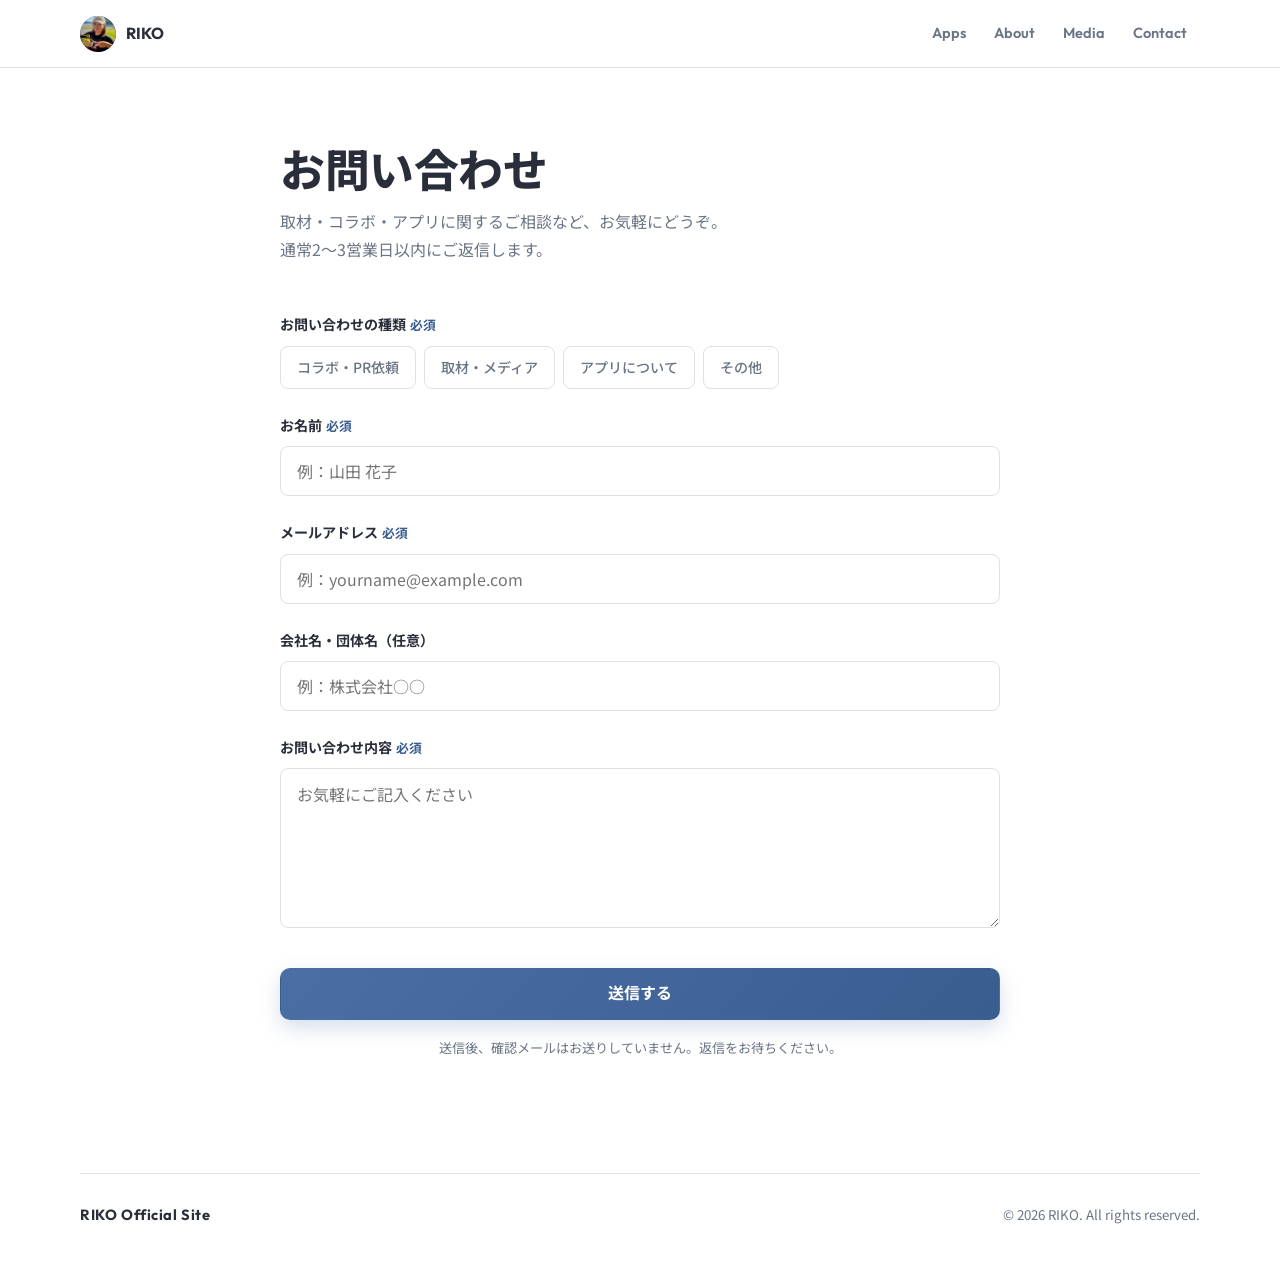
<file: contact.html>
<!doctype html>
<html lang="ja">
  <head>
    <meta charset="utf-8" />
    <meta name="viewport" content="width=device-width, initial-scale=1" />
    <title>お問い合わせ | RIKO Official Site</title>
    <meta name="description" content="リコへのお問い合わせページ。取材・コラボ・アプリに関するご相談はこちらから。" />
    <link rel="stylesheet" href="./styles.css" />
    <link rel="preconnect" href="https://fonts.googleapis.com" />
    <link rel="preconnect" href="https://fonts.gstatic.com" crossorigin />
    <link href="https://fonts.googleapis.com/css2?family=Noto+Sans+JP:wght@400;500;700&family=Outfit:wght@500;600;700&display=swap" rel="stylesheet" />
    <style>
      .contact-form-section {
        width: min(720px, calc(100% - 40px));
        margin: 0 auto;
        padding: 60px 0 100px;
      }
      .contact-form-section h1 {
        font-size: clamp(1.8rem, 4vw, 2.8rem);
        margin: 16px 0 8px;
      }
      .contact-form-section .lead {
        color: var(--muted);
        margin: 0 0 48px;
        font-size: 1rem;
      }
      .form-group {
        margin-bottom: 24px;
      }
      .form-group label {
        display: block;
        font-size: 0.88rem;
        font-weight: 700;
        margin-bottom: 8px;
        color: var(--ink);
      }
      .form-group label .required {
        color: var(--aqua-dark);
        margin-left: 4px;
        font-size: 0.8rem;
      }
      .form-group input,
      .form-group select,
      .form-group textarea {
        width: 100%;
        padding: 12px 16px;
        border: 1px solid var(--line);
        border-radius: 8px;
        background: #fff;
        font-family: "Noto Sans JP", sans-serif;
        font-size: 1rem;
        color: var(--ink);
        transition: border-color 160ms ease;
        -webkit-appearance: none;
      }
      .form-group input:focus,
      .form-group select:focus,
      .form-group textarea:focus {
        outline: none;
        border-color: var(--aqua);
        box-shadow: 0 0 0 3px rgba(47, 126, 138, 0.16);
      }
      .form-group textarea {
        min-height: 160px;
        resize: vertical;
        line-height: 1.7;
      }
      .form-group select {
        background-image: url("data:image/svg+xml,%3Csvg xmlns='http://www.w3.org/2000/svg' width='16' height='16' viewBox='0 0 24 24' fill='none' stroke='%2361737a' stroke-width='2'%3E%3Cpath d='M6 9l6 6 6-6'/%3E%3C/svg%3E");
        background-repeat: no-repeat;
        background-position: right 12px center;
        padding-right: 40px;
      }
      .form-submit {
        margin-top: 32px;
      }
      .form-submit .button {
        width: 100%;
        min-height: 52px;
        font-size: 1rem;
      }
      .form-note {
        margin-top: 16px;
        font-size: 0.82rem;
        color: var(--muted);
        text-align: center;
      }
      .success-message {
        display: none;
        background: #eef4f4;
        border: 1px solid var(--mint);
        border-radius: 8px;
        padding: 24px;
        text-align: center;
        margin-top: 24px;
      }
      .success-message h3 {
        color: var(--aqua-dark);
        margin-bottom: 8px;
      }
      .success-message p {
        color: var(--muted);
        margin: 0;
      }
      .category-chips {
        display: flex;
        flex-wrap: wrap;
        gap: 8px;
      }
      .category-chips input[type="radio"] {
        display: none;
      }
      .category-chips label {
        display: inline-flex;
        align-items: center;
        padding: 8px 16px;
        border: 1px solid var(--line);
        border-radius: 8px;
        font-size: 0.88rem;
        font-weight: 500;
        cursor: pointer;
        transition: all 160ms ease;
        background: #fff;
        color: var(--muted);
        margin: 0;
      }
      .category-chips input[type="radio"]:checked + label {
        border-color: var(--aqua);
        background: #eef4f4;
        color: var(--aqua-dark);
      }
      @media (max-width: 620px) {
        .contact-form-section {
          padding: 40px 0 80px;
        }
      }
    </style>
  </head>
  <body>
    <header class="site-header">
      <a class="brand" href="./index.html" aria-label="RIKO Official Site">
        <span class="brand-mark"><img src="./assets/riko-photo.jpg" alt="" style="width:100%;height:100%;object-fit:cover;border-radius:50%;" /></span>
        <span>RIKO</span>
      </a>
      <nav class="site-nav" aria-label="メインナビゲーション">
        <a href="./index.html#apps">Apps</a>
        <a href="./index.html#about">About</a>
        <a href="./index.html#media">Media</a>
        <a href="./contact.html">Contact</a>
      </nav>
    </header>

    <main>
      <div class="contact-form-section">
        <h1>お問い合わせ</h1>
        <p class="lead">
          取材・コラボ・アプリに関するご相談など、お気軽にどうぞ。<br>
          通常2〜3営業日以内にご返信します。
        </p>

        <form id="contact-form" action="https://formspree.io/f/xlgkkrev" method="POST">
          <div class="form-group">
            <label>お問い合わせの種類<span class="required">必須</span></label>
            <div class="category-chips">
              <input type="radio" id="cat-collab" name="category" value="コラボ・PR依頼" required />
              <label for="cat-collab">コラボ・PR依頼</label>
              <input type="radio" id="cat-interview" name="category" value="取材・メディア" />
              <label for="cat-interview">取材・メディア</label>
              <input type="radio" id="cat-app" name="category" value="アプリについて" />
              <label for="cat-app">アプリについて</label>
              <input type="radio" id="cat-other" name="category" value="その他" />
              <label for="cat-other">その他</label>
            </div>
          </div>

          <div class="form-group">
            <label for="name">お名前<span class="required">必須</span></label>
            <input type="text" id="name" name="name" placeholder="例：山田 花子" required />
          </div>

          <div class="form-group">
            <label for="email">メールアドレス<span class="required">必須</span></label>
            <input type="email" id="email" name="email" placeholder="例：yourname@example.com" required />
          </div>

          <div class="form-group">
            <label for="company">会社名・団体名（任意）</label>
            <input type="text" id="company" name="company" placeholder="例：株式会社○○" />
          </div>

          <div class="form-group">
            <label for="message">お問い合わせ内容<span class="required">必須</span></label>
            <textarea id="message" name="message" placeholder="お気軽にご記入ください" required></textarea>
          </div>

          <input type="hidden" name="_subject" value="【RIKOサイト】お問い合わせ" />
          <input type="text" name="_gotcha" style="display:none" />

          <div class="form-submit">
            <button type="submit" class="button primary">送信する</button>
          </div>
          <p class="form-note">送信後、確認メールはお送りしていません。返信をお待ちください。</p>
        </form>

        <div class="success-message" id="success-message">
          <h3>送信完了しました 🎣</h3>
          <p>お問い合わせありがとうございます。<br>2〜3営業日以内にご返信します。</p>
        </div>
      </div>
    </main>

    <footer class="site-footer">
      <p>RIKO Official Site</p>
      <small>&copy; 2026 RIKO. All rights reserved.</small>
    </footer>

    <script>
      const form = document.getElementById('contact-form');
      form.addEventListener('submit', async function(e) {
        e.preventDefault();
        const btn = form.querySelector('button[type="submit"]');
        btn.textContent = '送信中...';
        btn.disabled = true;
        try {
          const res = await fetch(form.action, {
            method: 'POST',
            body: new FormData(form),
            headers: { 'Accept': 'application/json' }
          });
          if (res.ok) {
            form.style.display = 'none';
            document.getElementById('success-message').style.display = 'block';
          } else {
            btn.textContent = '送信できませんでした。再度お試しください';
            btn.disabled = false;
          }
        } catch {
          btn.textContent = '送信できませんでした。再度お試しください';
          btn.disabled = false;
        }
      });
    </script>
  </body>
</html>
</file>
<file: styles.css>
/* ============================================================
   RIKO Official Site — Design System
   ============================================================ */

/* === DESIGN TOKENS === */
:root {
  color-scheme: light;

  /* Core palette */
  --ink: #2a2e3a;
  --ink-mid: #3a3f4e;
  --muted: #6a7585;
  --line: #dde0e8;
  --paper: #ffffff;
  --wash: #f2f4f8;
  --pale: #eaecf2;

  /* Brand colors — slate blue */
  --aqua: #4a6fa5;
  --aqua-dark: #3a5d90;
  --aqua-glow: rgba(74, 111, 165, 0.14);
  --mint: #f0f3fa;

  /* Warm accent — honey gold */
  --sun: #d4a843;
  --sun-light: #fdf8ef;

  /* Deep */
  --navy: #1e3454;
  --navy-2: #162a46;

  /* Radii */
  --r-xs: 6px;
  --r-sm: 10px;
  --r: 14px;
  --r-lg: 20px;
  --r-full: 9999px;

  /* Shadows */
  --shadow-xs: 0 1px 4px rgba(16, 54, 83, 0.06);
  --shadow-sm: 0 4px 14px rgba(16, 54, 83, 0.07);
  --shadow-md: 0 8px 28px rgba(16, 54, 83, 0.09);
  --shadow-lg: 0 20px 52px rgba(16, 54, 83, 0.11);

  /* Transition */
  --ease: cubic-bezier(0.4, 0, 0.2, 1);
  --t: 200ms var(--ease);
}

/* === RESET === */
*, *::before, *::after { box-sizing: border-box; }

html { scroll-behavior: smooth; }

body {
  margin: 0;
  color: var(--ink);
  background: var(--paper);
  font-family: "Noto Sans JP", system-ui, -apple-system, BlinkMacSystemFont, sans-serif;
  line-height: 1.8;
  -webkit-font-smoothing: antialiased;
}

a { color: inherit; text-decoration: none; }
img { display: block; max-width: 100%; }

h1, h2, h3, h4 {
  margin: 0;
  line-height: 1.28;
  letter-spacing: 0;
  overflow-wrap: anywhere;
}

p { overflow-wrap: anywhere; }
main#top { scroll-margin-top: 72px; }

/* === SITE HEADER === */
.site-header {
  position: sticky;
  top: 0;
  z-index: 20;
  display: flex;
  align-items: center;
  justify-content: space-between;
  gap: 24px;
  width: 100%;
  padding: 0 max(24px, calc((100vw - 1120px) / 2));
  height: 68px;
  background: rgba(255, 255, 255, 0.88);
  backdrop-filter: blur(20px) saturate(180%);
  -webkit-backdrop-filter: blur(20px) saturate(180%);
  border-bottom: 1px solid var(--line);
}

/* === BRAND === */
.brand { display: flex; align-items: center; gap: 10px; font-family: "Outfit", sans-serif; font-weight: 700; }
.brand-text { display: flex; flex-direction: column; gap: 1px; line-height: 1.1; }
.brand-name { font-family: "Outfit", sans-serif; font-size: 1.05rem; font-weight: 800; letter-spacing: 0.03em; color: var(--navy); }
.brand-subtitle { color: var(--muted); font-size: 0.67rem; font-weight: 700; letter-spacing: 0.04em; text-transform: uppercase; }

.brand-mark {
  display: grid;
  place-items: center;
  width: 36px;
  height: 36px;
  border-radius: 50%;
  overflow: hidden;
  color: transparent;
  background: linear-gradient(135deg, var(--aqua), var(--navy));
}

.brand-mark img, .app-icon img, .portrait-card img { width: 100%; height: 100%; object-fit: cover; }

/* === NAVIGATION === */
.site-nav { display: flex; align-items: center; gap: 2px; }
.mobile-nav { display: none; }

.site-nav a {
  padding: 7px 13px;
  border-radius: var(--r-sm);
  color: var(--muted);
  font-family: "Outfit", sans-serif;
  font-size: 0.91rem;
  font-weight: 600;
  transition: color var(--t), background var(--t);
}

.site-nav a:hover, .site-nav a:focus-visible { color: var(--ink); background: var(--wash); }

/* === HERO === */
.hero-bg {
  background: linear-gradient(180deg, #edf0f5 0%, #f4f6fa 40%, var(--paper) 100%);
}

.hero {
  display: grid;
  grid-template-columns: minmax(0, 1fr) minmax(400px, 0.95fr);
  gap: 60px;
  align-items: center;
  width: min(1120px, calc(100% - 48px));
  margin: 0 auto;
  padding: 72px 0 60px;
}

.eyebrow {
  display: inline-flex;
  align-items: center;
  gap: 8px;
  margin: 0 0 14px;
  color: var(--aqua-dark);
  font-family: "Outfit", "Noto Sans JP", sans-serif;
  font-size: 0.8rem;
  font-weight: 700;
  letter-spacing: 0.1em;
  text-transform: uppercase;
}

h1 {
  max-width: 760px;
  font-family: "Outfit", "Noto Sans JP", sans-serif;
  font-size: clamp(2rem, 3.2vw, 2.7rem);
  font-weight: 800;
  line-height: 1.22;
  letter-spacing: -0.01em;
  color: var(--ink);
}

.sp-break { display: none; }

.hero-kicker {
  margin: 0 0 18px;
  color: var(--ink-mid);
  font-family: "Outfit", "Noto Sans JP", sans-serif;
  font-size: 0.98rem;
  font-weight: 700;
}

.hero-lead { max-width: 600px; margin: 0 0 28px; color: var(--muted); font-size: 1rem; line-height: 1.85; }
.hero-actions { display: flex; align-items: center; flex-wrap: wrap; gap: 12px; margin-top: 30px; }

/* === BUTTONS === */
.button {
  display: inline-flex;
  align-items: center;
  justify-content: center;
  min-height: 48px;
  padding: 0 24px;
  border: 1.5px solid transparent;
  border-radius: var(--r-sm);
  font-family: "Outfit", "Noto Sans JP", sans-serif;
  font-size: 0.93rem;
  font-weight: 700;
  line-height: 1.2;
  transition: transform var(--t), box-shadow var(--t), background var(--t), border-color var(--t);
  cursor: pointer;
}

.button:hover, .button:focus-visible { transform: translateY(-2px); }

.button.primary {
  color: #fff;
  background: linear-gradient(135deg, var(--aqua) 0%, var(--aqua-dark) 100%);
  box-shadow: 0 8px 20px rgba(74, 111, 165, 0.22);
}

.button.primary:hover, .button.primary:focus-visible {
  background: linear-gradient(135deg, var(--aqua-dark) 0%, var(--navy) 100%);
  box-shadow: 0 12px 28px rgba(74, 111, 165, 0.28);
}

.button.secondary {
  color: var(--ink);
  border-color: var(--line);
  background: var(--paper);
  box-shadow: var(--shadow-xs);
}

.button.secondary:hover, .button.secondary:focus-visible { border-color: var(--aqua); box-shadow: var(--shadow-sm); }

.button.disabled {
  color: #7a8e96;
  border-color: var(--line);
  background: var(--wash);
  cursor: default;
  pointer-events: none;
}

.button.compact { min-height: 40px; padding: 0 16px; font-size: 0.87rem; }

/* === HERO VISUAL === */
.hero-visual {
  position: relative;
  overflow: hidden;
  min-height: 460px;
  border-radius: var(--r-lg);
  box-shadow: 0 8px 40px rgba(16, 54, 83, 0.10), 0 2px 12px rgba(16, 54, 83, 0.06);
  isolation: isolate;
}

.hero-visual::after {
  position: absolute;
  inset: 0;
  content: "";
  background: linear-gradient(180deg, transparent 55%, rgba(16, 54, 83, 0.22)), linear-gradient(90deg, rgba(255,255,255,0.15), transparent);
  z-index: 1;
}

.hero-visual img { width: 100%; height: 100%; min-height: 460px; object-fit: cover; }
.portrait-card { display: block; }
.portrait-card img { min-height: 500px; }
.media-card-link { display: block; height: 100%; }
.app-icon { overflow: hidden; background: #fff; box-shadow: var(--shadow-sm); }

/* === PROOF STRIP === */
.proof-strip {
  display: grid;
  grid-template-columns: repeat(3, 1fr);
  gap: 14px;
  width: 100%;
  margin: 36px 0 0;
}

.proof-strip div {
  padding: 16px 12px;
  border: 1px solid var(--line);
  border-radius: 16px;
  background: var(--paper);
  text-align: center;
  transition: background var(--t);
}
.proof-strip div:hover { background: var(--wash); }

.proof-strip strong {
  display: block;
  color: var(--aqua-dark);
  font-family: "Outfit", "Noto Sans JP", sans-serif;
  font-size: 1.3rem;
  font-weight: 800;
  line-height: 1.1;
  letter-spacing: -0.02em;
}

.proof-strip span { display: block; margin-top: 4px; color: var(--muted); font-size: 0.68rem; font-weight: 600; letter-spacing: 0.01em; }

/* === SECTIONS === */
.section { width: min(1120px, calc(100% - 48px)); margin: 0 auto; padding: 88px 0; }
.section-heading { max-width: 720px; margin-bottom: 44px; }

.section-heading h2, .about-copy h2, .contact-section h2 {
  font-family: "Outfit", "Noto Sans JP", sans-serif;
  font-size: clamp(1.9rem, 3.2vw, 2.7rem);
  font-weight: 800;
  letter-spacing: -0.01em;
  color: var(--ink);
}

.section-heading p:not(.eyebrow) { margin: 16px 0 0; color: var(--muted); font-size: 1.02rem; line-height: 1.8; }


/* === APPS SECTION === */
.apps-section {
  width: 100%;
  max-width: none;
  padding: 88px max(24px, calc((100vw - 1120px) / 2));
  background: linear-gradient(180deg, var(--wash) 0%, var(--pale) 30%, var(--paper) 100%);
}

.app-list { display: grid; grid-template-columns: repeat(2, minmax(0, 1fr)); gap: 24px; }

.app-card {
  display: grid;
  grid-template-columns: 90px minmax(0, 1fr);
  gap: 22px;
  padding: 32px;
  border: 1px solid var(--line);
  border-radius: var(--r);
  background: var(--paper);
  box-shadow: var(--shadow-md);
  transition: transform var(--t), box-shadow var(--t);
}

.app-card:hover { transform: translateY(-3px); box-shadow: var(--shadow-lg); }

.app-card.featured {
  border-color: rgba(74, 111, 165, 0.30);
  background: linear-gradient(160deg, rgba(74, 111, 165, 0.04), var(--paper) 60%);
}

.app-icon { display: grid; place-items: center; width: 90px; height: 90px; border-radius: 22px; color: #fff; }
.shell-icon { background: linear-gradient(145deg, var(--aqua), var(--navy)); }
.fish-icon { background: linear-gradient(145deg, var(--aqua), var(--aqua-dark) 58%, var(--navy)); }
.app-status { margin: 0 0 8px; color: var(--aqua-dark); font-size: 0.8rem; font-weight: 700; letter-spacing: 0.02em; }
.app-card h3 { font-size: 1.55rem; color: var(--ink); letter-spacing: -0.01em; }
.app-card p:not(.app-status) { margin: 14px 0 0; color: var(--muted); font-size: 0.96rem; }

.app-points { display: flex; flex-wrap: wrap; gap: 8px; margin: 20px 0 0; padding: 0; list-style: none; }

.app-points li {
  padding: 5px 12px;
  border: 1.5px solid rgba(74, 111, 165, 0.18);
  border-radius: var(--r-full);
  color: var(--aqua-dark);
  background: var(--mint);
  font-size: 0.78rem;
  font-weight: 700;
}

.app-actions { display: flex; align-items: center; flex-wrap: wrap; gap: 10px; margin-top: 22px; }

.app-screenshot {
  grid-column: 1 / -1;
  margin-top: 8px;
  border-radius: var(--r-sm);
  overflow: hidden;
  border: 1px solid var(--line);
  max-height: 320px;
  display: flex;
  align-items: flex-start;
  justify-content: center;
  background: var(--wash);
}

.app-screenshot img { width: auto; max-width: 100%; max-height: 320px; object-fit: contain; object-position: top; }

/* === ABOUT SECTION === */
.about-section { display: grid; grid-template-columns: 0.8fr 1.2fr; gap: 60px; align-items: center; }

.portrait-card {
  overflow: hidden;
  display: grid;
  min-height: 500px;
  place-items: center;
  border-radius: var(--r);
  background: linear-gradient(135deg, rgba(74, 111, 165, 0.06), rgba(74, 111, 165, 0.03)), var(--wash);
  border: 1px solid var(--line);
  box-shadow: var(--shadow-md);
}

.about-role { display: inline-block; color: var(--aqua-dark) !important; font-size: 0.87rem !important; font-weight: 700; margin: 6px 0 0 !important; letter-spacing: 0.01em; }
.about-copy p { margin: 18px 0 0; font-size: 1rem; color: var(--muted); line-height: 1.85; }
.about-copy p:first-of-type { color: var(--ink); }
.about-facts { display: flex; flex-wrap: wrap; gap: 8px; margin: 18px 0 10px; }
.about-facts span { display: inline-flex; align-items: center; min-height: 30px; padding: 0 12px; border-radius: var(--r-xs); color: var(--navy); background: var(--pale); font-size: 0.77rem; font-weight: 700; letter-spacing: 0.01em; }


/* === MEDIA SECTION === */
.media-section { border-top: 1px solid var(--line); }
.media-grid { display: grid; grid-template-columns: repeat(4, 1fr); gap: 18px; }

.media-card {
  --card-accent: var(--aqua);
  --card-accent-light: var(--mint);
  min-height: 230px;
  padding: 24px;
  border: 1px solid var(--line);
  border-top: 3px solid var(--card-accent);
  border-radius: var(--r);
  background: var(--paper);
  transition: transform var(--t), box-shadow var(--t), border-color var(--t);
}

.media-card:has(a):hover { transform: translateY(-3px); box-shadow: var(--shadow-md); border-color: var(--card-accent); border-top-color: var(--card-accent); }
.media-card h3 { font-size: 1.1rem; margin-top: 20px; color: var(--ink); }
.media-card p { margin: 12px 0 0; color: var(--muted); font-size: 0.92rem; line-height: 1.7; }

.media-instagram { --card-accent: #4a6fa5; --card-accent-light: #f0f3fa; }
.media-youtube { --card-accent: #4a6fa5; --card-accent-light: #f0f3fa; }
.media-tiktok { --card-accent: #3a5d90; --card-accent-light: #eaecf2; }
.media-yahoo { --card-accent: #4a6fa5; --card-accent-light: #f0f3fa; }

.media-header {
  display: inline-flex;
  align-items: center;
  gap: 0;
  background: var(--card-accent-light);
  border-radius: var(--r-sm);
  overflow: hidden;
}

.media-brand-icon {
  display: grid;
  place-items: center;
  width: 36px;
  height: 36px;
  border: none;
  border-radius: 0;
  color: var(--card-accent);
  background: transparent;
  flex-shrink: 0;
}

.media-label {
  padding: 0 12px 0 0;
  color: var(--card-accent);
  background: none;
  font-family: "Outfit", sans-serif;
  font-size: 0.82rem;
  font-weight: 700;
  letter-spacing: 0.02em;
}

.media-brand-icon svg { width: 24px; height: 24px; fill: none; stroke: currentColor; stroke-linecap: round; stroke-linejoin: round; stroke-width: 1.8; }
.media-brand-icon svg rect, .media-brand-icon svg circle { fill: none; }
.media-brand-icon.youtube-icon svg path { fill: currentColor; stroke: none; }
.media-brand-icon.yahoo-icon { font-family: "Outfit", sans-serif; font-size: 0.96rem; font-weight: 800; }
.media-link-row { margin-top: 28px; }
.text-link { color: var(--aqua-dark); font-weight: 700; border-bottom: 1.5px solid currentColor; padding-bottom: 1px; transition: color var(--t); }
.text-link:hover { color: var(--aqua); }

/* === MUSIC SECTION === */
.music-section { border-top: 1px solid var(--line); }

.music-panel {
  display: grid;
  grid-template-columns: 240px minmax(0, 1fr);
  gap: 32px;
  align-items: start;
  padding: 32px;
  border: 1px solid var(--line);
  border-radius: var(--r);
  background: var(--paper);
  box-shadow: var(--shadow-sm);
}

.music-panel > p { align-self: center; margin: 0; color: var(--muted); font-size: 0.98rem; }
.music-artist { display: grid; grid-template-columns: 80px minmax(0, 1fr); column-gap: 16px; align-items: center; }

.music-artist img {
  grid-row: span 2;
  width: 80px;
  height: 80px;
  border: 1px solid var(--line);
  border-radius: var(--r-sm);
  object-fit: cover;
  box-shadow: var(--shadow-sm);
}

.music-label { display: block; margin: 0 0 4px; color: var(--aqua-dark); font-family: "Outfit", sans-serif; font-size: 0.74rem; font-weight: 700; letter-spacing: 0.08em; text-transform: uppercase; }
.music-panel h3 { font-family: "Outfit", "Noto Sans JP", sans-serif; font-size: 1.8rem; color: var(--ink); letter-spacing: -0.01em; }
.music-release-grid { grid-column: 1 / -1; display: grid; grid-template-columns: repeat(4, minmax(0, 1fr)); gap: 16px; }

.album-card {
  display: grid;
  grid-template-rows: auto minmax(0, 1fr);
  gap: 14px;
  padding: 16px;
  border: 1px solid var(--line);
  border-radius: var(--r-sm);
  background: var(--wash);
  transition: box-shadow var(--t), transform var(--t), border-color var(--t);
}

.album-card:hover, .album-card:focus-visible { transform: translateY(-3px); box-shadow: var(--shadow-md); border-color: var(--aqua); }
.album-card img { width: 100%; aspect-ratio: 1; height: auto; border-radius: var(--r-sm); object-fit: cover; }
.album-card h4 { margin: 0; color: var(--ink); font-family: "Outfit", "Noto Sans JP", sans-serif; font-size: 1.3rem; line-height: 1.25; }
.album-card p { margin-top: 8px; color: var(--aqua-dark); font-size: 0.84rem; font-weight: 700; }

/* === NEWS SECTION === */
.news-section { padding-top: 0; }
.news-list { border-top: 1px solid var(--line); }
.news-list article { display: grid; grid-template-columns: 120px minmax(0, 1fr); gap: 24px; padding: 22px 0; border-bottom: 1px solid var(--line); }
.news-list time { color: var(--aqua-dark); font-family: "Outfit", sans-serif; font-weight: 700; font-size: 0.92rem; }
.news-list p { margin: 0; color: var(--muted); font-size: 0.96rem; }

/* === CONTACT SECTION === */
.contact-section {
  width: min(1120px, calc(100% - 48px));
  margin: 0 auto 80px;
  padding: 60px;
  border-radius: var(--r);
  color: #fff;
  background:
    linear-gradient(120deg, rgba(30, 52, 84, 0.96), rgba(74, 111, 165, 0.88)),
    var(--navy);
  box-shadow: var(--shadow-lg);
}

.contact-section .eyebrow, .contact-section p { color: rgba(255, 255, 255, 0.75); }
.contact-section h2 { color: #fff; }
.contact-section p { max-width: 680px; margin-top: 16px; font-size: 1.02rem; line-height: 1.78; }
.contact-actions { display: flex; align-items: center; flex-wrap: wrap; gap: 12px; margin-top: 28px; }
.contact-section .button.primary { background: linear-gradient(135deg, var(--aqua) 0%, var(--aqua-dark) 100%); box-shadow: 0 6px 20px rgba(74, 111, 165, 0.30); }
.contact-section .button.primary:hover { background: linear-gradient(135deg, var(--aqua-dark) 0%, var(--navy-2) 100%); }
.contact-section .button.secondary { color: #fff; border-color: rgba(255,255,255,0.3); background: rgba(255,255,255,0.1); box-shadow: none; }
.contact-section .button.secondary:hover { background: rgba(255,255,255,0.18); border-color: rgba(255,255,255,0.5); }

/* === FOOTER === */
.site-footer {
  display: flex;
  align-items: center;
  justify-content: space-between;
  gap: 16px;
  width: min(1120px, calc(100% - 48px));
  margin: 0 auto;
  padding: 28px 0 44px;
  border-top: 1px solid var(--line);
  color: var(--muted);
}

.site-footer p { margin: 0; color: var(--ink); font-family: "Outfit", sans-serif; font-weight: 700; font-size: 0.92rem; letter-spacing: 0.04em; }

/* === SCROLL ANIMATIONS === */
[data-animate] { opacity: 0; transform: translateY(28px); transition: opacity 0.65s var(--ease), transform 0.65s var(--ease); }
[data-animate].is-visible { opacity: 1; transform: translateY(0); }
[data-animate-delay="1"] { transition-delay: 0.08s; }
[data-animate-delay="2"] { transition-delay: 0.16s; }
[data-animate-delay="3"] { transition-delay: 0.24s; }
[data-animate-delay="4"] { transition-delay: 0.32s; }
.hero-copy { opacity: 1 !important; transform: none !important; }

/* === RESPONSIVE 960px === */
@media (max-width: 960px) {
  .site-nav { display: none; }
  .mobile-nav { display: block; position: relative; margin-left: auto; }

  .mobile-nav summary {
    display: grid;
    place-items: center;
    width: 50px;
    height: 50px;
    border: 1px solid var(--line);
    border-radius: 50%;
    background: var(--paper);
    box-shadow: var(--shadow-sm);
    cursor: pointer;
    list-style: none;
  }

  .mobile-nav summary::-webkit-details-marker { display: none; }
  .mobile-nav summary span { display: block; width: 20px; height: 2px; margin: 2.5px 0; border-radius: var(--r-full); background: var(--navy); }

  .mobile-nav-panel {
    position: absolute;
    right: 0;
    top: calc(100% + 12px);
    z-index: 30;
    display: grid;
    min-width: 180px;
    padding: 10px;
    border: 1px solid var(--line);
    border-radius: var(--r-sm);
    background: rgba(255,255,255,0.98);
    box-shadow: var(--shadow-lg);
  }

  .mobile-nav-panel a { padding: 10px 12px; border-radius: var(--r-xs); color: var(--navy); font-family: "Outfit", sans-serif; font-weight: 700; transition: background var(--t); }
  .mobile-nav-panel a:hover { background: var(--wash); }
  .hero, .about-section { grid-template-columns: 1fr; }
  .hero { gap: 38px; padding-top: 52px; }
  .hero-visual, .hero-visual img { min-height: 420px; }
  .app-list, .music-panel, .media-grid { grid-template-columns: 1fr; }

  .music-release-grid { grid-template-columns: repeat(2, minmax(0, 1fr)); }
}

/* === RESPONSIVE 620px === */
@media (max-width: 620px) {
  .hero, .section, .contact-section, .site-footer { width: min(100% - 28px, 1120px); }

  .site-header {
    position: sticky;
    width: 100%;
    height: auto;
    min-height: 68px;
    padding: 14px 20px;
    border-bottom: 1px solid var(--line);
    border-radius: 0;
    background: rgba(255,255,255,0.97);
  }

  .brand-mark { width: 40px; height: 40px; }
  .brand-name { font-size: 1.3rem; letter-spacing: 0.12em; }
  .brand-subtitle { font-size: 0.7rem; }
  .hero { display: flex; flex-direction: column; gap: 32px; padding: 36px 0 60px; }
  .hero-copy { order: 2; }
  .hero-copy > .eyebrow { display: none; }


  .sp-break { display: inline; }
  h1 { font-size: clamp(1.55rem, 7vw, 2.3rem); line-height: 1.3; overflow-wrap: anywhere; }
  .hero-lead { margin: 0 0 20px; font-size: 0.98rem; line-height: 1.85; }
  .hero-actions, .app-actions, .contact-actions { align-items: stretch; flex-direction: column; }
  .button { width: 100%; min-height: 56px; border-radius: var(--r-sm); font-size: 1.02rem; }
  .hero-visual { order: 1; display: block; width: 100%; min-height: 300px; border-radius: 22px; box-shadow: 0 20px 40px rgba(16, 54, 83, 0.13); }
  .hero-visual img { min-height: 300px; object-position: 58% center; }
  .hero-visual::after { background: linear-gradient(180deg, transparent, rgba(16, 54, 83, 0.08)); }
  .section { padding: 68px 0; }
  .section-heading { margin-bottom: 32px; }

  .proof-strip { gap: 10px; }
  .proof-strip div { padding: 14px 8px; }
  .proof-strip strong { font-size: 1.1rem; }
  .apps-section { padding-right: 14px; padding-left: 14px; }
  .app-card { grid-template-columns: 1fr; padding: 24px; }
  .app-icon { width: 76px; height: 76px; border-radius: 20px; }
  .portrait-card { min-height: 300px; }
  .portrait-card img { min-height: 300px !important; }

  .news-list article { grid-template-columns: 1fr; gap: 6px; }
  .contact-section { margin-bottom: 52px; padding: 36px 24px; }
  .music-artist { grid-template-columns: 68px minmax(0, 1fr); }
  .music-artist img { width: 68px; height: 68px; }
  .music-release-grid { grid-template-columns: 1fr; }
  .site-footer { align-items: flex-start; flex-direction: column; }
  [data-animate] { opacity: 1; transform: none; transition: none; }
}

/* === REDUCED MOTION === */
@media (prefers-reduced-motion: reduce) {
  html { scroll-behavior: auto; }
  *, *::before, *::after { transition-duration: 0.01ms !important; animation-duration: 0.01ms !important; animation-iteration-count: 1 !important; }
  [data-animate] { opacity: 1; transform: none; transition: none; }
  .button:hover, .button:focus-visible, .app-card:hover, .media-card:has(a):hover, .album-card:hover { transform: none; }
}
</file>
